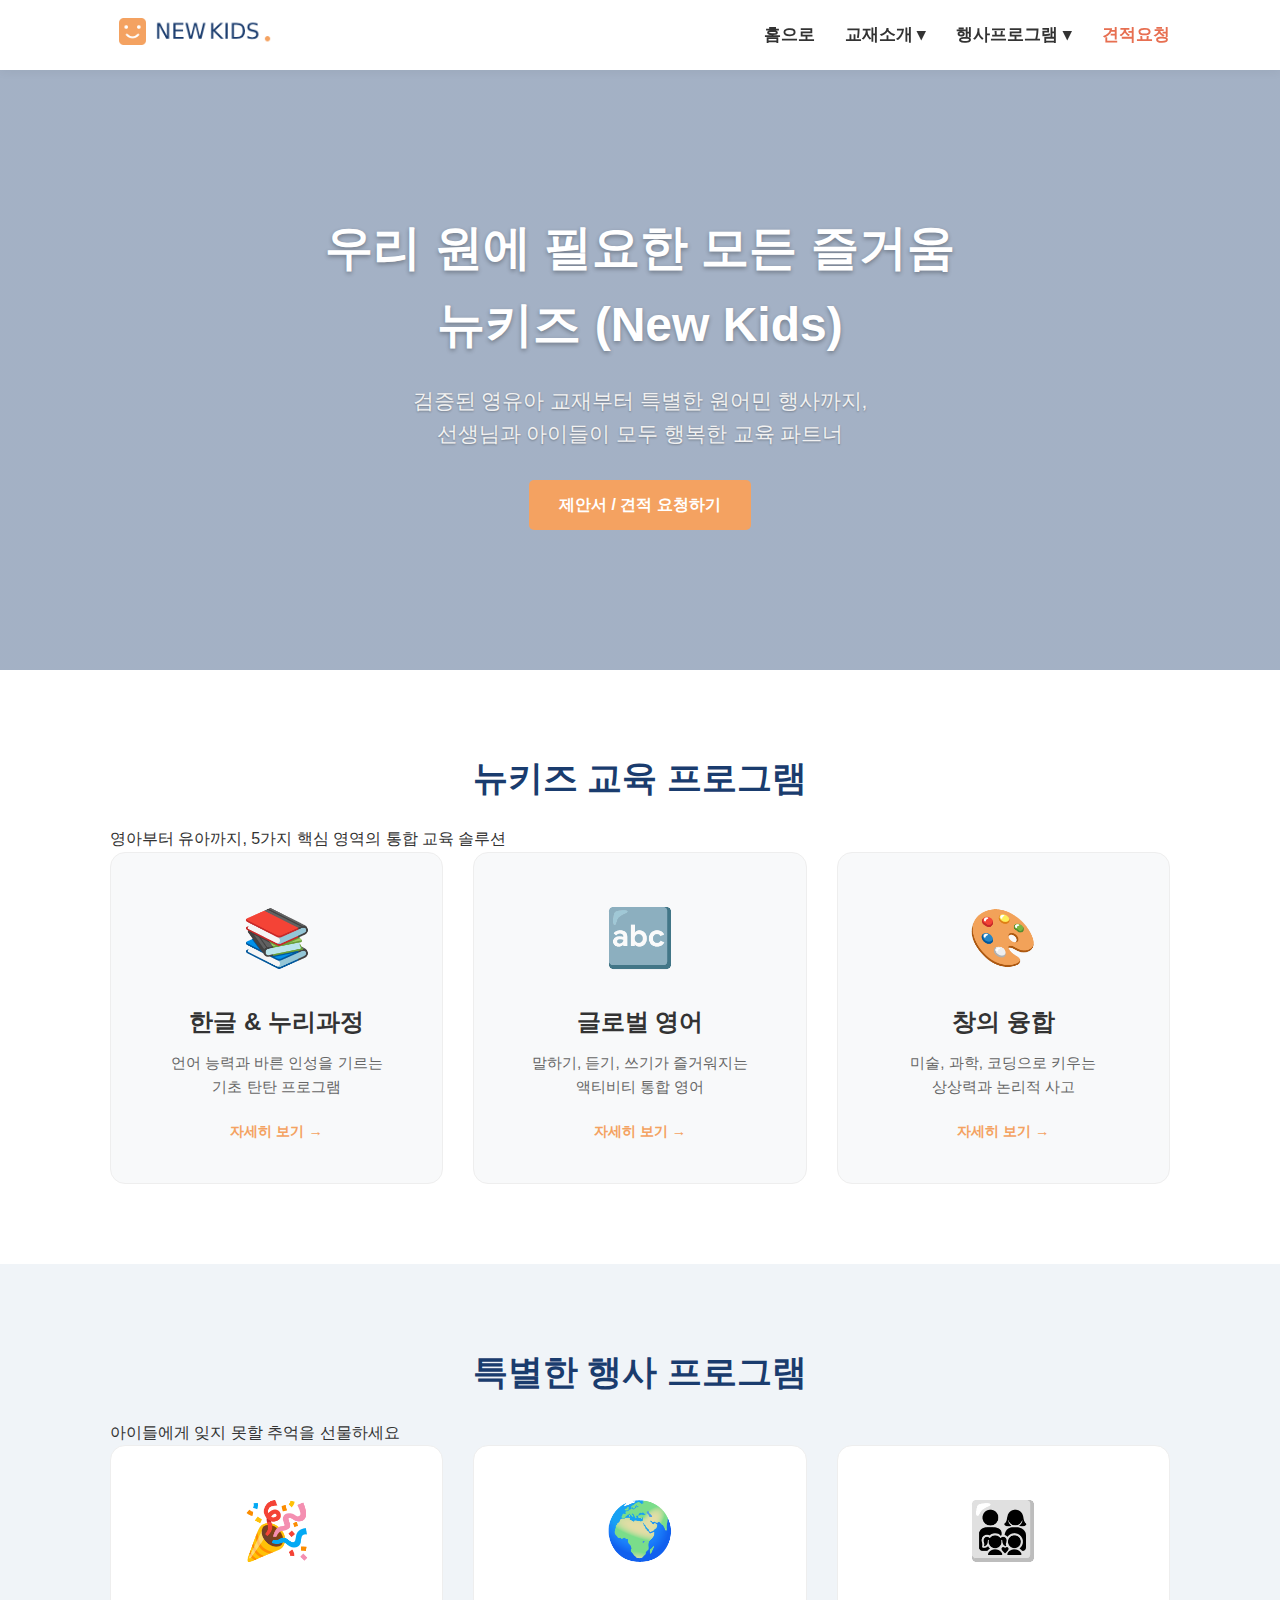
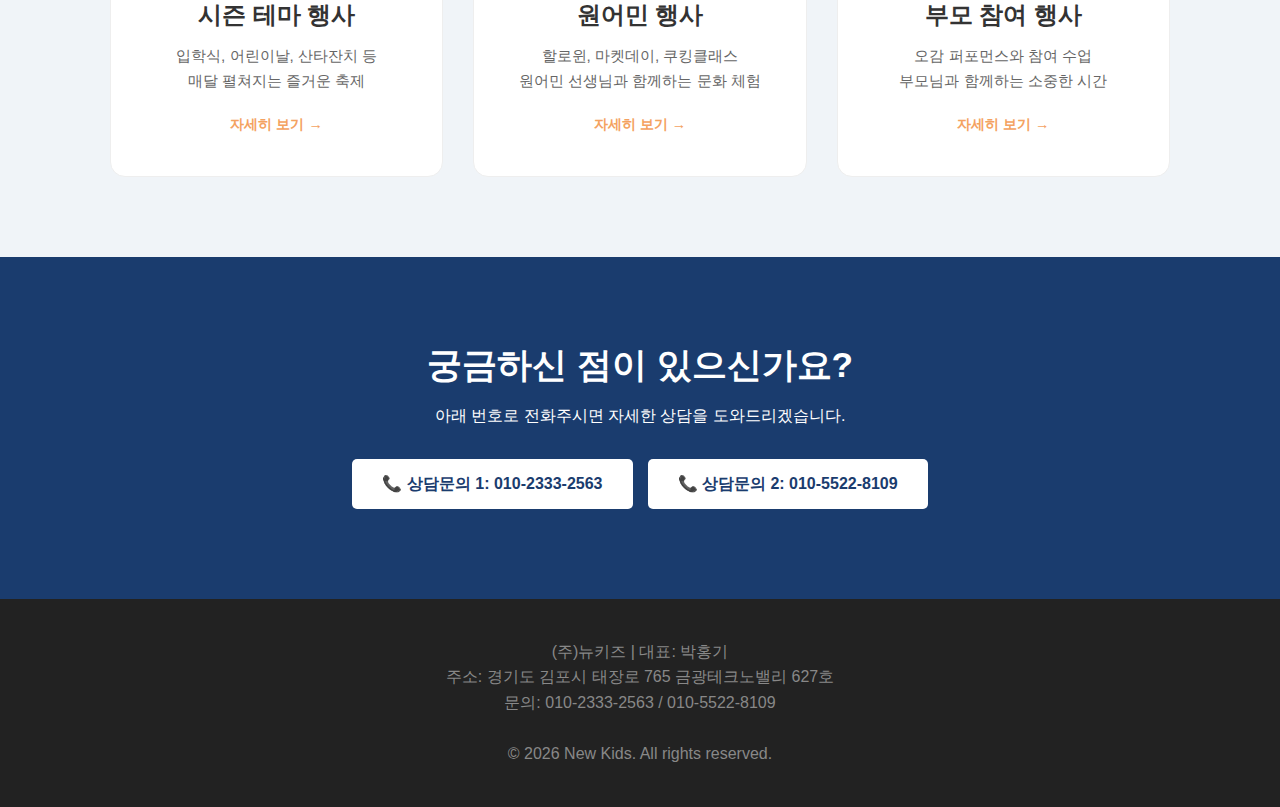
<file: index.html>
<!DOCTYPE html>
<html lang="ko">
<head>
    <meta charset="UTF-8">
    <title>뉴키즈 - 어린이집/유치원 파트너</title>
    <style>
        /* [메인 전용 스타일] */
        .hero {
            height: 600px;
            background: linear-gradient(rgba(26, 60, 110, 0.4), rgba(26, 60, 110, 0.4)), url('https://images.unsplash.com/photo-1503454537195-1dcabb73ffb9?auto=format&fit=crop&w=1600&q=80') center/cover no-repeat;
            display: flex;
            align-items: center;
            justify-content: center;
            text-align: center;
            color: #fff;
            margin-top: 0;
        }

        .hero-content h1 {
            font-size: 3rem;
            margin-bottom: 20px;
            text-shadow: 0 2px 4px rgba(0,0,0,0.3);
        }

        .hero-content p {
            font-size: 1.3rem;
            margin-bottom: 30px;
            color: #f1f1f1;
            text-shadow: 0 1px 2px rgba(0,0,0,0.3);
        }

        /* 카드 그리드 공통 */
        .main-grid {
            display: grid;
            grid-template-columns: repeat(auto-fit, minmax(280px, 1fr));
            gap: 30px;
        }

        .card {
            background: var(--bg-light);
            padding: 40px 30px;
            border-radius: 15px;
            text-align: center;
            transition: 0.3s;
            border: 1px solid #eee;
            display: flex;
            flex-direction: column;
            justify-content: center;
            align-items: center;
        }

            .card:hover {
                transform: translateY(-10px);
                border-color: var(--accent-color);
                box-shadow: 0 10px 20px rgba(0,0,0,0.05);
            }

        .card-icon {
            font-size: 3.5rem;
            margin-bottom: 20px;
        }

        .card h3 {
            font-size: 1.5rem;
            margin-bottom: 10px;
            color: #333;
        }

        .card p {
            color: #666;
            margin-bottom: 20px;
            font-size: 0.95rem;
        }

        .card-link {
            color: var(--accent-color);
            font-weight: bold;
            font-size: 0.9rem;
        }

        /* 문의 섹션 */
        .contact {
            text-align: center;
            background-color: var(--primary-color);
            color: #fff;
        }

            .contact h2 {
                color: #fff;
                margin-bottom: 10px;
            }
        /* 하단 텍스트 삭제됨 */

        /* 버튼 그룹 스타일 */
        .btn-group {
            display: flex;
            gap: 15px;
            justify-content: center;
            flex-wrap: wrap;
            margin-top: 30px;
            margin-bottom: 10px;
        }

        /* 모바일 대응 */
        @media (max-width: 480px) {
            .btn-group {
                flex-direction: column;
                gap: 10px;
            }

                .btn-group .btn {
                    width: 100%;
                }
        }

        /* PC 버전 전화 걸기 방지 */
        @media (min-width: 769px) {
            .mobile-only-link {
                pointer-events: none;
                cursor: default;
            }
        }
    </style>
</head>
<body>
    <header></header> <section class="hero">
        <div class="container hero-content">
            <h1>우리 원에 필요한 모든 즐거움<br>뉴키즈 (New Kids)</h1>
            <p>검증된 영유아 교재부터 특별한 원어민 행사까지,<br>선생님과 아이들이 모두 행복한 교육 파트너</p>
            <a href="proposal.html" class="btn">제안서 / 견적 요청하기</a>
        </div>
    </section>

    <section id="curriculum">
        <div class="container">
            <h2>뉴키즈 교육 프로그램</h2>
            <p class="section-desc">영아부터 유아까지, 5가지 핵심 영역의 통합 교육 솔루션</p>

            <div class="main-grid">
                <a href="child.html#korean" class="card">
                    <div class="card-icon">📚</div>
                    <h3>한글 & 누리과정</h3>
                    <p>언어 능력과 바른 인성을 기르는<br>기초 탄탄 프로그램</p>
                    <span class="card-link">자세히 보기 &rarr;</span>
                </a>
                <a href="child.html#english" class="card">
                    <div class="card-icon">🔤</div>
                    <h3>글로벌 영어</h3>
                    <p>말하기, 듣기, 쓰기가 즐거워지는<br>액티비티 통합 영어</p>
                    <span class="card-link">자세히 보기 &rarr;</span>
                </a>
                <a href="child.html#art" class="card">
                    <div class="card-icon">🎨</div>
                    <h3>창의 융합</h3>
                    <p>미술, 과학, 코딩으로 키우는<br>상상력과 논리적 사고</p>
                    <span class="card-link">자세히 보기 &rarr;</span>
                </a>
            </div>
        </div>
    </section>

    <section id="events" style="background-color: #f0f4f8;">
        <div class="container">
            <h2>특별한 행사 프로그램</h2>
            <p class="section-desc">아이들에게 잊지 못할 추억을 선물하세요</p>

            <div class="main-grid">
                <a href="season.html" class="card" style="background:#fff;">
                    <div class="card-icon">🎉</div>
                    <h3>시즌 테마 행사</h3>
                    <p>입학식, 어린이날, 산타잔치 등<br>매달 펼쳐지는 즐거운 축제</p>
                    <span class="card-link">자세히 보기 &rarr;</span>
                </a>
                <a href="culture.html" class="card" style="background:#fff;">
                    <div class="card-icon">🌍</div>
                    <h3>원어민 행사</h3>
                    <p>할로윈, 마켓데이, 쿠킹클래스<br>원어민 선생님과 함께하는 문화 체험</p>
                    <span class="card-link">자세히 보기 &rarr;</span>
                </a>
                <a href="performance.html" class="card" style="background:#fff;">
                    <div class="card-icon">👨‍👩‍👧‍👦</div>
                    <h3>부모 참여 행사</h3>
                    <p>오감 퍼포먼스와 참여 수업<br>부모님과 함께하는 소중한 시간</p>
                    <span class="card-link">자세히 보기 &rarr;</span>
                </a>
            </div>
        </div>
    </section>

    <section id="contact" class="contact">
        <div class="container">
            <h2>궁금하신 점이 있으신가요?</h2>
            <p>아래 번호로 전화주시면 자세한 상담을 도와드리겠습니다.</p>

            <div class="btn-group">
                <a href="tel:010-2333-2563" class="btn mobile-only-link" style="background:#fff; color:var(--primary-color);">
                    📞 상담문의 1: 010-2333-2563
                </a>
                <a href="tel:010-5522-8109" class="btn mobile-only-link" style="background:#fff; color:var(--primary-color);">
                    📞 상담문의 2: 010-5522-8109
                </a>
            </div>

        </div>
    </section>

    <footer></footer>
    <script src="manager.js"></script>
</body>
</html>
</file>
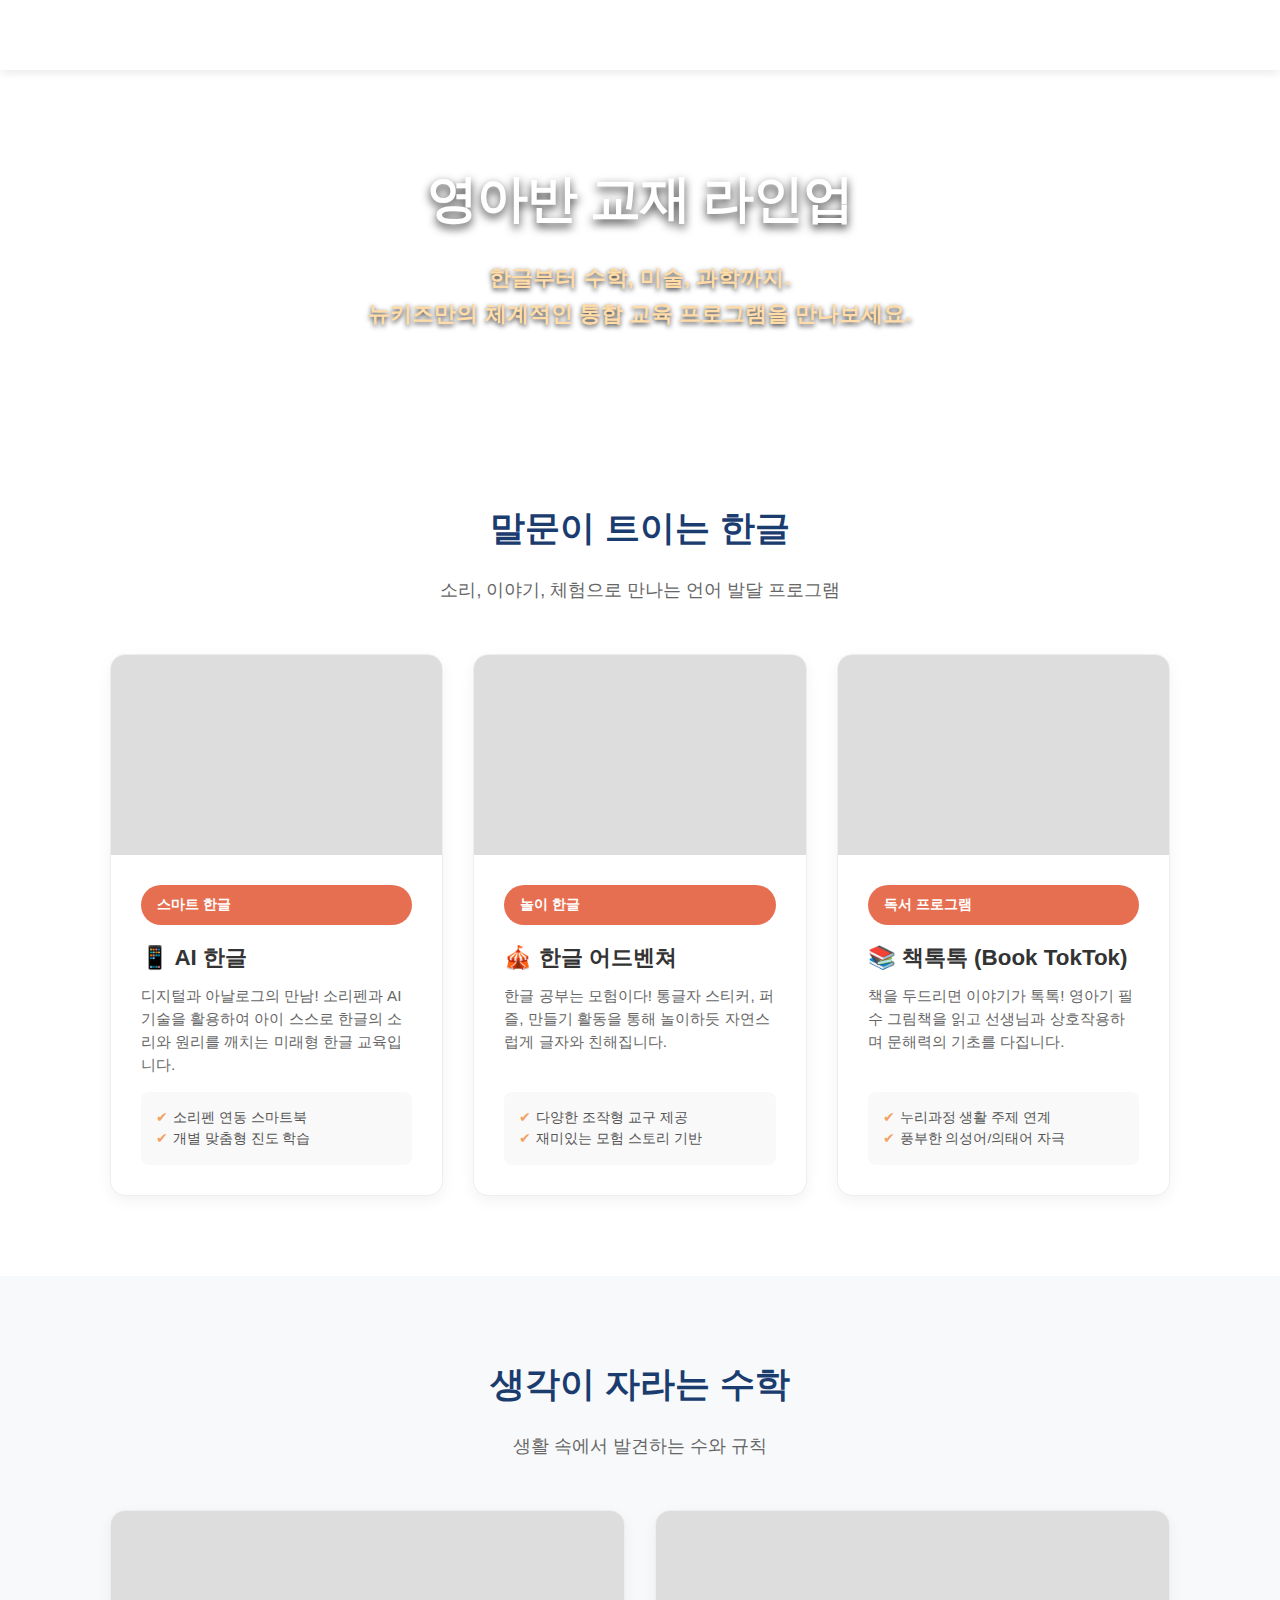
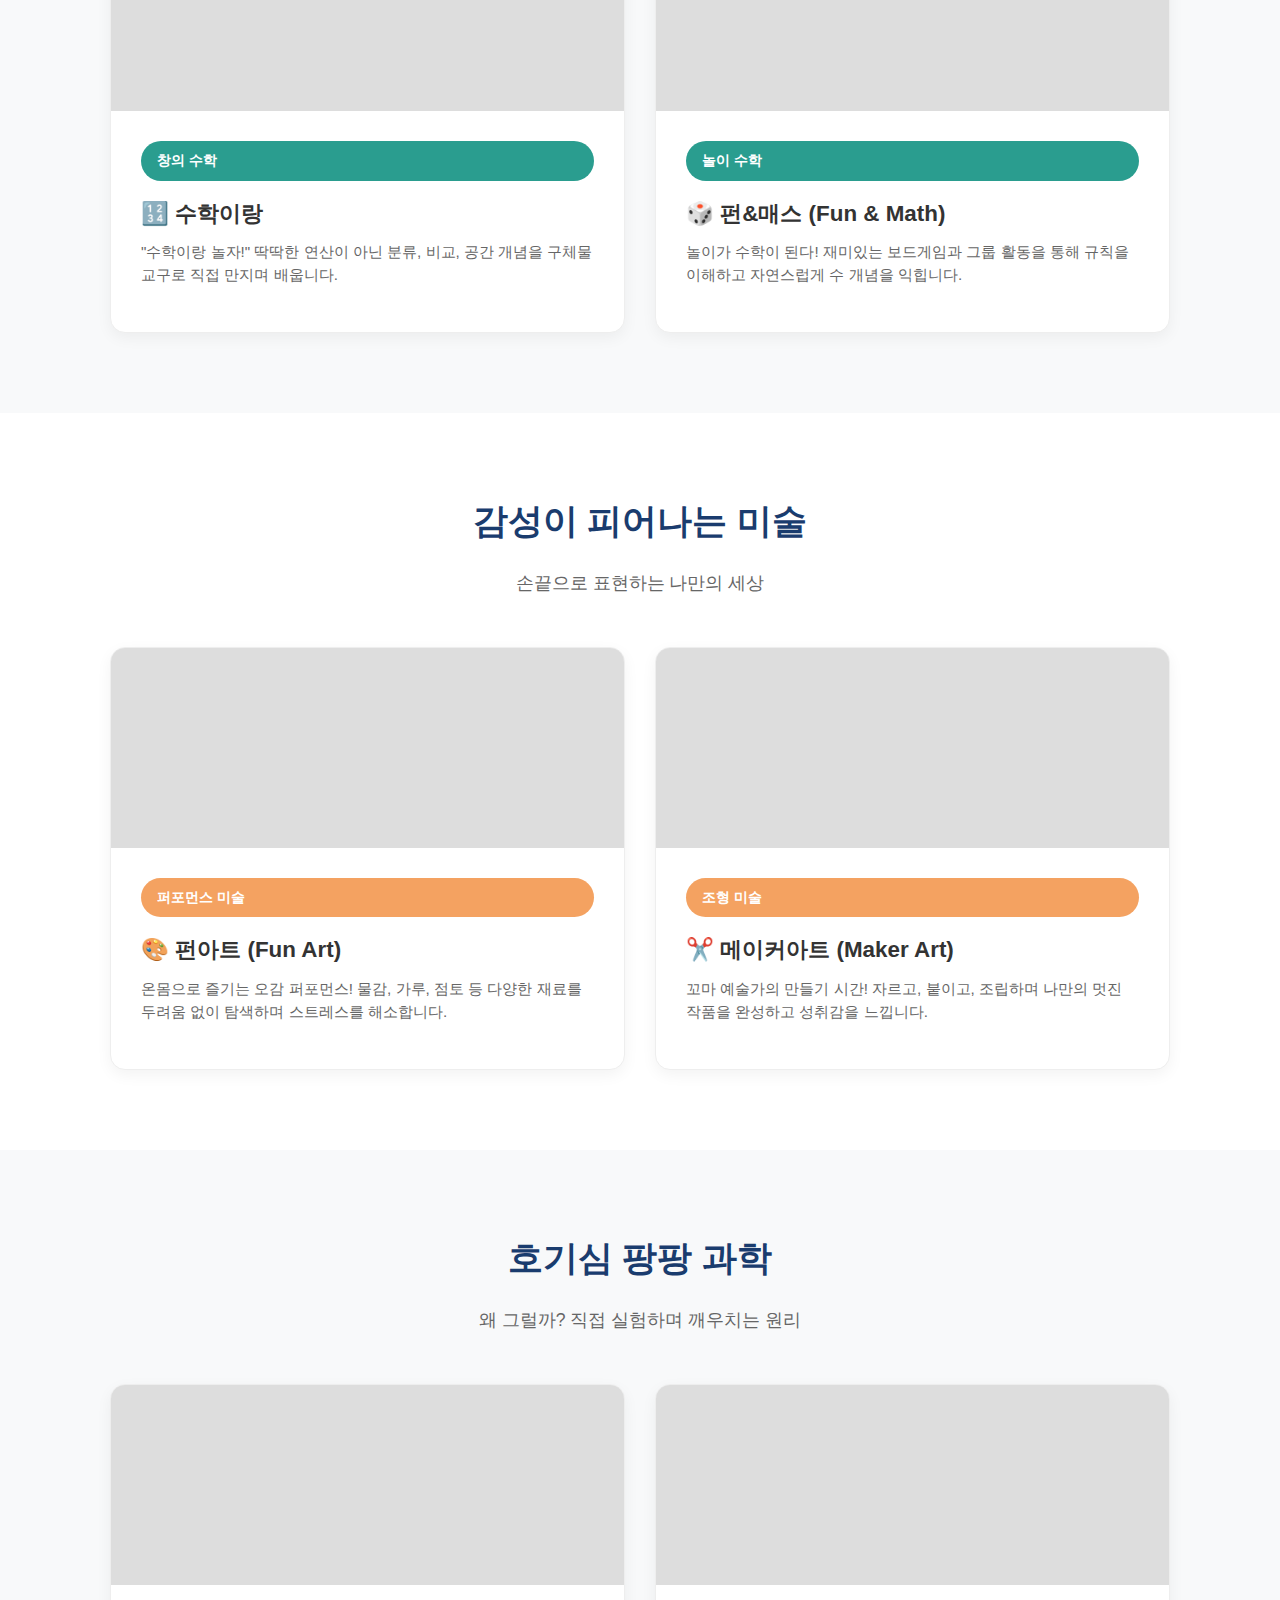
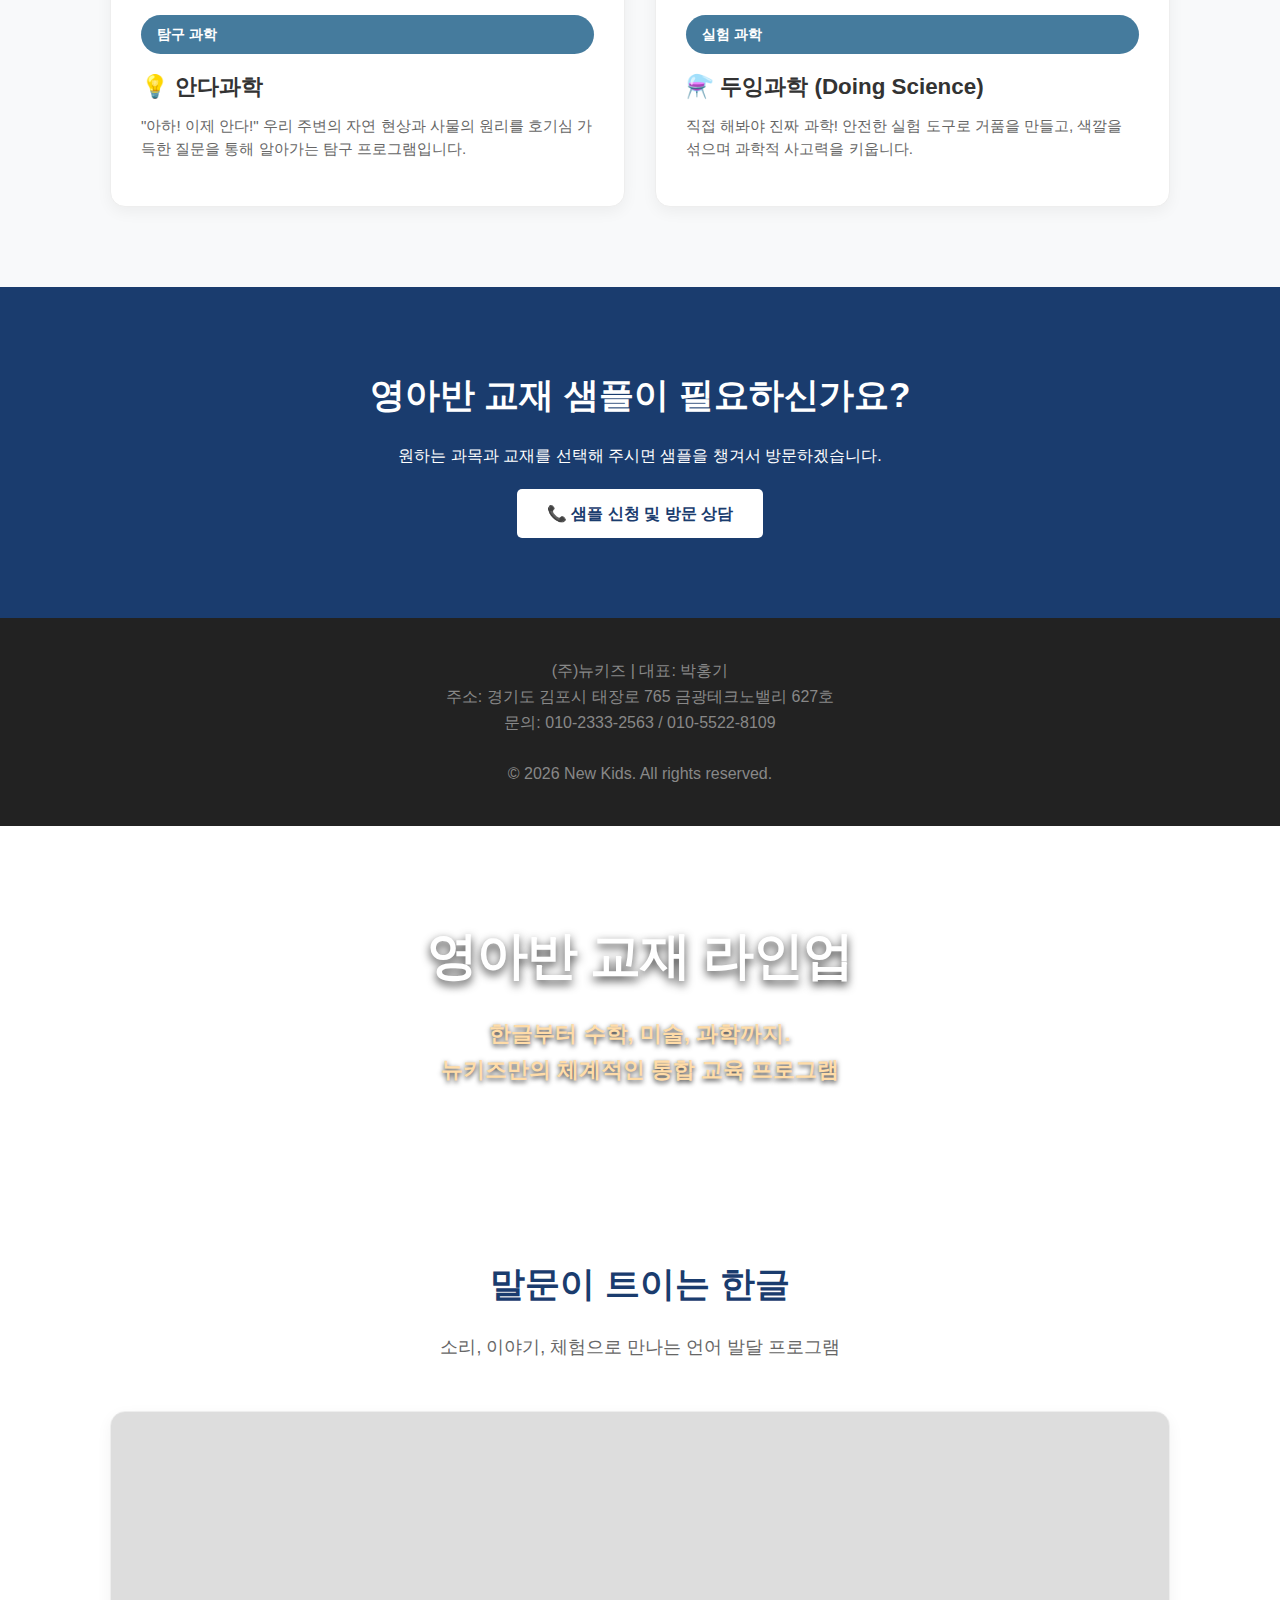
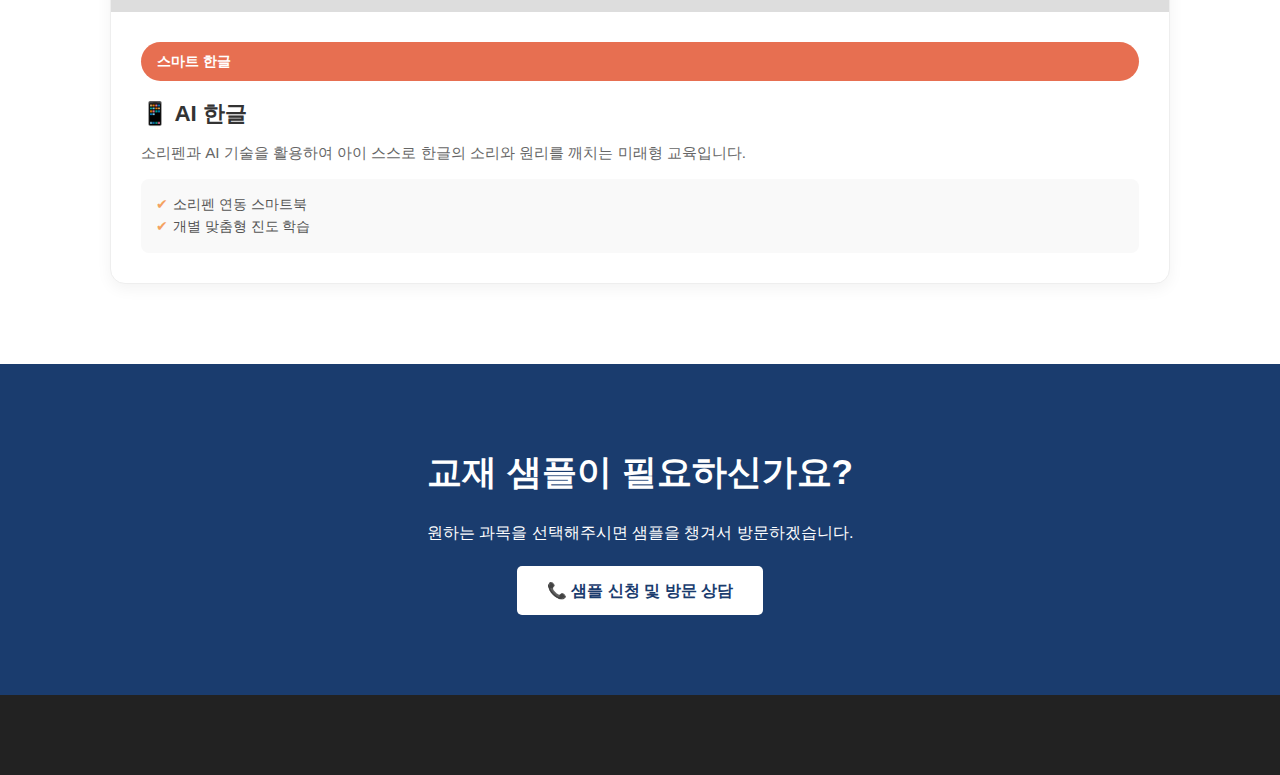
<file: infant.html>
<!DOCTYPE html>
<html lang="ko">
<head>
    <meta charset="UTF-8">
    <meta name="viewport" content="width=device-width, initial-scale=1.0">
    <title>뉴키즈 - 영아반 교재 라인업</title>
    <style>
        /* [기본 스타일] */
        * {
            margin: 0;
            padding: 0;
            box-sizing: border-box;
        }

        body {
            font-family: 'Pretendard', sans-serif;
            color: #333;
            line-height: 1.6;
            background: #fff;
        }

        a {
            text-decoration: none;
            color: inherit;
        }

        :root {
            --primary-color: #1a3c6e;
            --accent-color: #f4a261;
            --bg-light: #f8f9fa;
            --bg-section: #eef2f6;
        }

        .container {
            max-width: 1100px;
            margin: 0 auto;
            padding: 0 20px;
        }

        section {
            padding: 80px 0;
        }

        h2 {
            font-size: 2.2rem;
            text-align: center;
            margin-bottom: 20px;
            color: var(--primary-color);
            font-weight: 700;
        }

        .section-desc {
            text-align: center;
            color: #666;
            margin-bottom: 50px;
            font-size: 1.1rem;
        }

        .btn {
            display: inline-block;
            padding: 12px 30px;
            background-color: var(--accent-color);
            color: #fff;
            border-radius: 5px;
            font-weight: bold;
            transition: 0.3s;
        }

            .btn:hover {
                background-color: #e76f51;
            }

        header {
            width: 100%;
            height: 70px;
            background-color: #fff;
            box-shadow: 0 2px 10px rgba(0,0,0,0.05);
            position: fixed;
            top: 0;
            z-index: 1000;
        }

        .sub-hero {
            height: 350px;
            background: linear-gradient(rgba(26,60,110,0.85), rgba(26,60,110,0.85)), url('https://images.unsplash.com/photo-1530281700549-e82e7bf110d6?auto=format&fit=crop&w=1600&q=80') center/center no-repeat;
            background-size: cover;
            display: flex;
            align-items: center;
            justify-content: center;
            text-align: center;
            color: #fff;
            margin-top: 70px;
        }

            .sub-hero h1 {
                font-size: 3.2rem;
                font-weight: 800;
                margin-bottom: 20px;
                text-shadow: 0 4px 10px rgba(0,0,0,0.8);
                letter-spacing: -1px;
            }

            .sub-hero p {
                font-size: 1.4rem;
                font-weight: 600;
                color: #ffdca8;
                text-shadow: 0 2px 5px rgba(0,0,0,0.8);
            }

        .subject-badge {
            display: inline-block;
            padding: 8px 16px;
            border-radius: 20px;
            font-weight: bold;
            color: #fff;
            margin-bottom: 15px;
            font-size: 0.9rem;
        }

        .bg-korean {
            background-color: #e76f51;
        }

        .bg-math {
            background-color: #2a9d8f;
        }

        .bg-art {
            background-color: #f4a261;
        }

        .bg-science {
            background-color: #457b9d;
        }

        .product-grid {
            display: grid;
            grid-template-columns: repeat(auto-fit, minmax(300px, 1fr));
            gap: 30px;
        }

        .product-card {
            background: #fff;
            border-radius: 15px;
            overflow: hidden;
            border: 1px solid #eee;
            transition: 0.3s;
            box-shadow: 0 5px 15px rgba(0,0,0,0.05);
            display: flex;
            flex-direction: column;
        }

            .product-card:hover {
                transform: translateY(-5px);
                box-shadow: 0 15px 30px rgba(0,0,0,0.1);
                border-color: var(--accent-color);
            }

        .product-img {
            width: 100%;
            height: 200px;
            background-color: #ddd;
            background-size: cover;
            background-position: center;
        }

        .product-info {
            padding: 30px;
            flex: 1;
            display: flex;
            flex-direction: column;
        }

        .product-title {
            font-size: 1.4rem;
            font-weight: bold;
            margin-bottom: 10px;
            color: #333;
        }

        .product-desc {
            color: #666;
            font-size: 0.95rem;
            margin-bottom: 15px;
            line-height: 1.5;
            flex: 1;
        }

        .product-features {
            background: #f9f9f9;
            padding: 15px;
            border-radius: 8px;
            font-size: 0.85rem;
            color: #555;
            list-style: none;
        }

            .product-features li::before {
                content: "✔";
                color: var(--accent-color);
                margin-right: 5px;
            }

        @media (max-width: 768px) {
            .sub-hero h1 {
                font-size: 2.2rem;
            }
        }

        footer {
            background: #222;
            color: #888;
            padding: 40px 0;
            text-align: center;
        }
    </style>
</head>
<body>
    <header></header>
    <section class="sub-hero">
        <div class="container">
            <h1>영아반 교재 라인업</h1>
            <p>한글부터 수학, 미술, 과학까지.<br>뉴키즈만의 체계적인 통합 교육 프로그램을 만나보세요.</p>
        </div>
    </section>

    <section id="korean">
        <div class="container">
            <h2>말문이 트이는 한글</h2>
            <p class="section-desc">소리, 이야기, 체험으로 만나는 언어 발달 프로그램</p>
            <div class="product-grid">
                <div class="product-card">
                    <div class="product-img" style="background-image: url('https://images.unsplash.com/photo-1544716278-ca5e3f4abd8c?auto=format&fit=crop&w=500&q=60');"></div>
                    <div class="product-info">
                        <span class="subject-badge bg-korean">스마트 한글</span>
                        <h3 class="product-title">📱 AI 한글</h3>
                        <p class="product-desc">디지털과 아날로그의 만남! 소리펜과 AI 기술을 활용하여 아이 스스로 한글의 소리와 원리를 깨치는 미래형 한글 교육입니다.</p>
                        <ul class="product-features"><li>소리펜 연동 스마트북</li><li>개별 맞춤형 진도 학습</li></ul>
                    </div>
                </div>
                <div class="product-card">
                    <div class="product-img" style="background-image: url('https://images.unsplash.com/photo-1503676260728-1c00da094a0b?auto=format&fit=crop&w=500&q=60');"></div>
                    <div class="product-info">
                        <span class="subject-badge bg-korean">놀이 한글</span>
                        <h3 class="product-title">🎪 한글 어드벤쳐</h3>
                        <p class="product-desc">한글 공부는 모험이다! 통글자 스티커, 퍼즐, 만들기 활동을 통해 놀이하듯 자연스럽게 글자와 친해집니다.</p>
                        <ul class="product-features"><li>다양한 조작형 교구 제공</li><li>재미있는 모험 스토리 기반</li></ul>
                    </div>
                </div>
                <div class="product-card">
                    <div class="product-img" style="background-image: url('https://images.unsplash.com/photo-1512820790803-83ca734da794?auto=format&fit=crop&w=500&q=60');"></div>
                    <div class="product-info">
                        <span class="subject-badge bg-korean">독서 프로그램</span>
                        <h3 class="product-title">📚 책톡톡 (Book TokTok)</h3>
                        <p class="product-desc">책을 두드리면 이야기가 톡톡! 영아기 필수 그림책을 읽고 선생님과 상호작용하며 문해력의 기초를 다집니다.</p>
                        <ul class="product-features"><li>누리과정 생활 주제 연계</li><li>풍부한 의성어/의태어 자극</li></ul>
                    </div>
                </div>
            </div>
        </div>
    </section>

    <section style="background-color: var(--bg-light);">
        <div class="container">
            <h2>생각이 자라는 수학</h2>
            <p class="section-desc">생활 속에서 발견하는 수와 규칙</p>
            <div class="product-grid">
                <div class="product-card">
                    <div class="product-img" style="background-image: url('https://images.unsplash.com/photo-1596495577886-d920f1fb7238?auto=format&fit=crop&w=500&q=60');"></div>
                    <div class="product-info">
                        <span class="subject-badge bg-math">창의 수학</span>
                        <h3 class="product-title">🔢 수학이랑</h3>
                        <p class="product-desc">"수학이랑 놀자!" 딱딱한 연산이 아닌 분류, 비교, 공간 개념을 구체물 교구로 직접 만지며 배웁니다.</p>
                    </div>
                </div>
                <div class="product-card">
                    <div class="product-img" style="background-image: url('https://images.unsplash.com/photo-1611162617474-5b21e879e113?auto=format&fit=crop&w=500&q=60');"></div>
                    <div class="product-info">
                        <span class="subject-badge bg-math">놀이 수학</span>
                        <h3 class="product-title">🎲 펀&매스 (Fun & Math)</h3>
                        <p class="product-desc">놀이가 수학이 된다! 재미있는 보드게임과 그룹 활동을 통해 규칙을 이해하고 자연스럽게 수 개념을 익힙니다.</p>
                    </div>
                </div>
            </div>
        </div>
    </section>

    <section>
        <div class="container">
            <h2>감성이 피어나는 미술</h2>
            <p class="section-desc">손끝으로 표현하는 나만의 세상</p>
            <div class="product-grid">
                <div class="product-card">
                    <div class="product-img" style="background-image: url('https://images.unsplash.com/photo-1596464716127-f9a0859b4bce?auto=format&fit=crop&w=500&q=60');"></div>
                    <div class="product-info">
                        <span class="subject-badge bg-art">퍼포먼스 미술</span>
                        <h3 class="product-title">🎨 펀아트 (Fun Art)</h3>
                        <p class="product-desc">온몸으로 즐기는 오감 퍼포먼스! 물감, 가루, 점토 등 다양한 재료를 두려움 없이 탐색하며 스트레스를 해소합니다.</p>
                    </div>
                </div>
                <div class="product-card">
                    <div class="product-img" style="background-image: url('https://images.unsplash.com/photo-1513364776144-60967b0f800f?auto=format&fit=crop&w=500&q=60');"></div>
                    <div class="product-info">
                        <span class="subject-badge bg-art">조형 미술</span>
                        <h3 class="product-title">✂️ 메이커아트 (Maker Art)</h3>
                        <p class="product-desc">꼬마 예술가의 만들기 시간! 자르고, 붙이고, 조립하며 나만의 멋진 작품을 완성하고 성취감을 느낍니다.</p>
                    </div>
                </div>
            </div>
        </div>
    </section>

    <section style="background-color: var(--bg-light);">
        <div class="container">
            <h2>호기심 팡팡 과학</h2>
            <p class="section-desc">왜 그럴까? 직접 실험하며 깨우치는 원리</p>
            <div class="product-grid">
                <div class="product-card">
                    <div class="product-img" style="background-image: url('https://images.unsplash.com/photo-1532094349884-543bc11b234d?auto=format&fit=crop&w=500&q=60');"></div>
                    <div class="product-info">
                        <span class="subject-badge bg-science">탐구 과학</span>
                        <h3 class="product-title">💡 안다과학</h3>
                        <p class="product-desc">"아하! 이제 안다!" 우리 주변의 자연 현상과 사물의 원리를 호기심 가득한 질문을 통해 알아가는 탐구 프로그램입니다.</p>
                    </div>
                </div>
                <div class="product-card">
                    <div class="product-img" style="background-image: url('https://images.unsplash.com/photo-1564325724739-bae0bd08762c?auto=format&fit=crop&w=500&q=60');"></div>
                    <div class="product-info">
                        <span class="subject-badge bg-science">실험 과학</span>
                        <h3 class="product-title">⚗️ 두잉과학 (Doing Science)</h3>
                        <p class="product-desc">직접 해봐야 진짜 과학! 안전한 실험 도구로 거품을 만들고, 색깔을 섞으며 과학적 사고력을 키웁니다.</p>
                    </div>
                </div>
            </div>
        </div>
    </section>

    <section style="text-align: center; background-color: var(--primary-color); color: #fff;">
        <div class="container">
            <h2 style="color: #fff;">영아반 교재 샘플이 필요하신가요?</h2>
            <p style="margin-bottom: 20px;">원하는 과목과 교재를 선택해 주시면 샘플을 챙겨서 방문하겠습니다.</p>
            <a href="proposal.html" class="btn" style="background: #fff; color: var(--primary-color);">📞 샘플 신청 및 방문 상담</a>
        </div>
    </section>
    <footer></footer>
    <script src="manager.js"></script>
</body>
</html>
<body>
    <header></header>

    <section class="sub-hero">
        <div class="container">
            <h1>영아반 교재 라인업</h1>
            <p>한글부터 수학, 미술, 과학까지.<br>뉴키즈만의 체계적인 통합 교육 프로그램</p>
        </div>
    </section>

    <section>
        <div class="container">
            <h2>말문이 트이는 한글</h2>
            <p class="section-desc">소리, 이야기, 체험으로 만나는 언어 발달 프로그램</p>
            <div class="product-grid">
                <div class="product-card">
                    <div class="product-img" style="background-image: url('https://images.unsplash.com/photo-1544716278-ca5e3f4abd8c?auto=format&fit=crop&w=500&q=60');"></div>
                    <div class="product-info">
                        <span class="subject-badge bg-korean">스마트 한글</span>
                        <h3 class="product-title">📱 AI 한글</h3>
                        <p class="product-desc">소리펜과 AI 기술을 활용하여 아이 스스로 한글의 소리와 원리를 깨치는 미래형 교육입니다.</p>
                        <ul class="product-features"><li>소리펜 연동 스마트북</li><li>개별 맞춤형 진도 학습</li></ul>
                    </div>
                </div>
            </div>
        </div>
    </section>

    <section style="text-align: center; background-color: var(--primary-color); color: #fff;">
        <div class="container">
            <h2 style="color: #fff;">교재 샘플이 필요하신가요?</h2>
            <p style="margin-bottom: 20px;">원하는 과목을 선택해주시면 샘플을 챙겨서 방문하겠습니다.</p>
            <a href="proposal.html" class="btn" style="background: #fff; color: var(--primary-color);">📞 샘플 신청 및 방문 상담</a>
        </div>
    </section>

    <footer></footer>
    <script src="manager.js"></script>
</body>
</html>
</file>
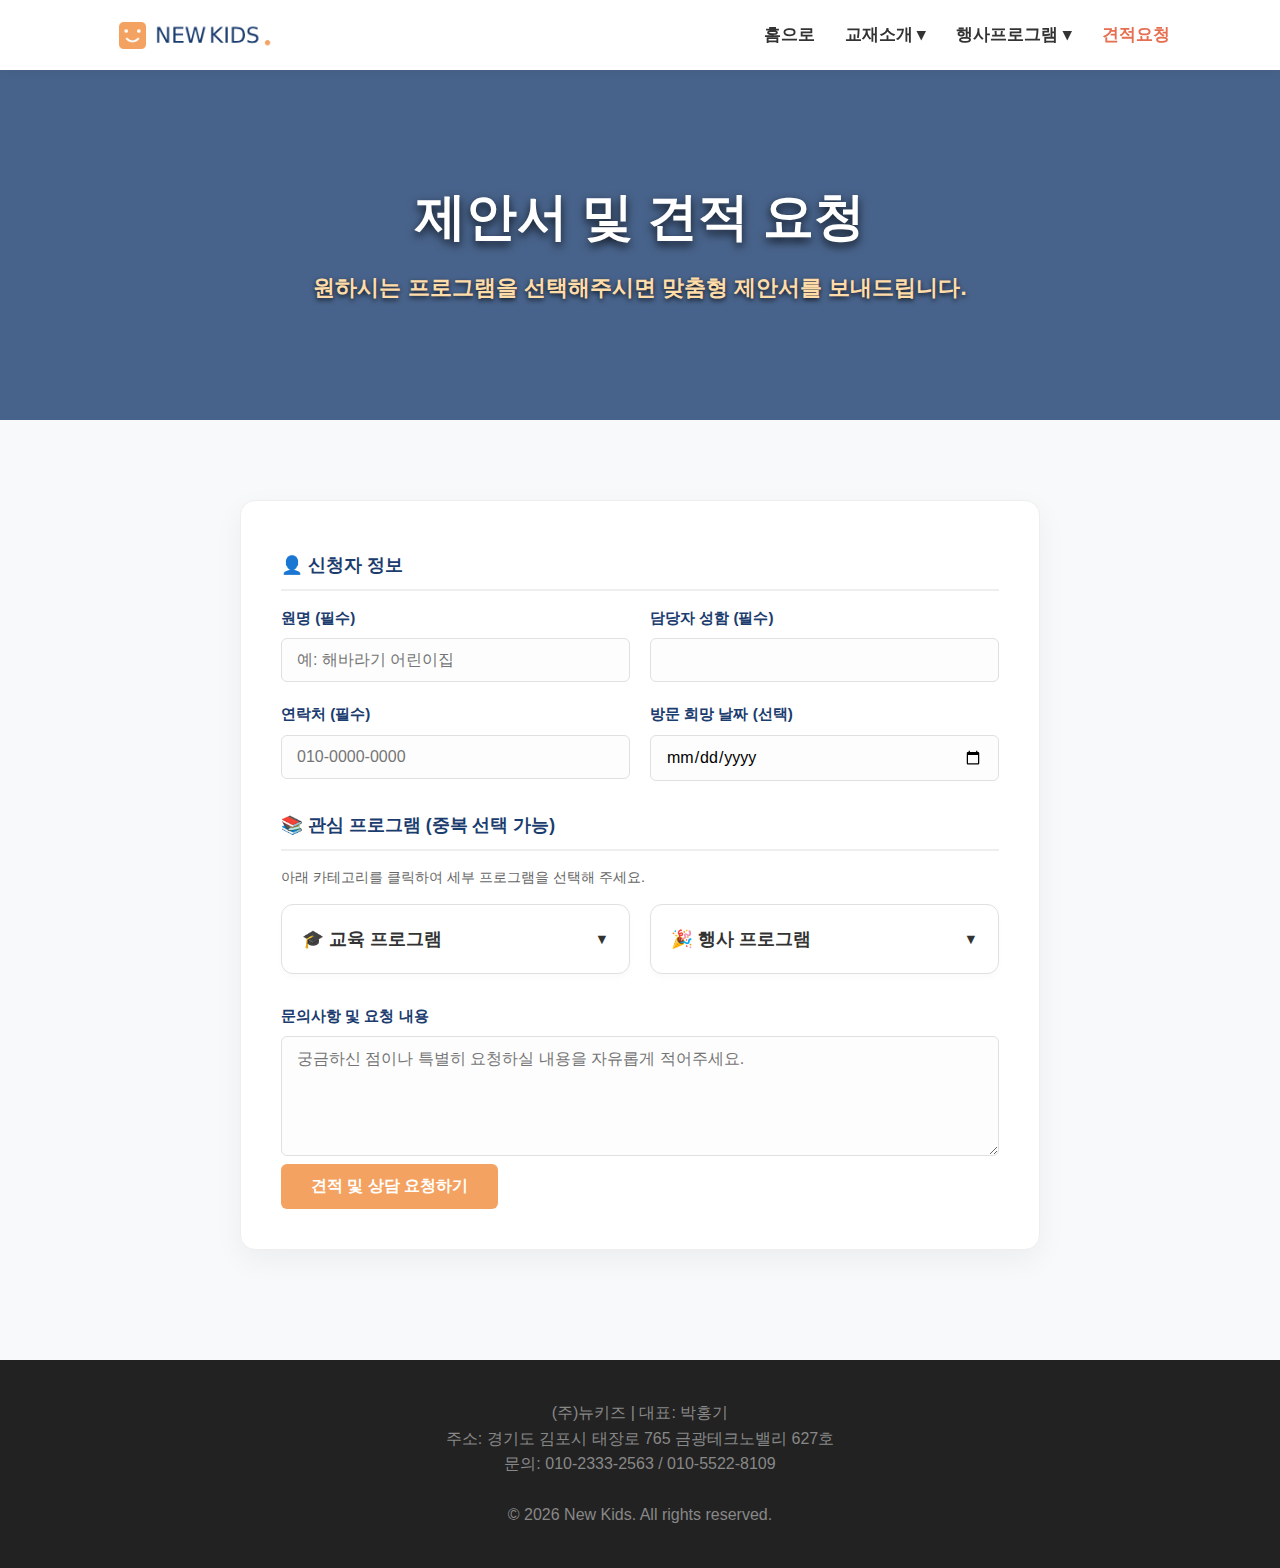
<file: proposal.html>
<!DOCTYPE html>
<html lang="ko">
<head>
    <meta charset="UTF-8">
    <meta name="viewport" content="width=device-width, initial-scale=1.0">
    <title>뉴키즈 - 제안/견적 요청</title>
    <link rel="stylesheet" href="style.css">
</head>
<body>
    <header></header>

    <section class="sub-hero bg-proposal">
        <div class="container">
            <h1>제안서 및 견적 요청</h1>
            <p>원하시는 프로그램을 선택해주시면 맞춤형 제안서를 보내드립니다.</p>
        </div>
    </section>

    <section style="background-color: #f8f9fa;">
        <div class="container">

            <form id="proposalForm" class="proposal-box">
                <h3 class="form-section-title">👤 신청자 정보</h3>
                <div class="form-grid">
                    <div class="form-group">
                        <label class="form-label">원명 (필수)</label>
                        <input type="text" name="wonName" class="form-input" placeholder="예: 해바라기 어린이집" required>
                    </div>
                    <div class="form-group">
                        <label class="form-label">담당자 성함 (필수)</label>
                        <input type="text" name="manager" class="form-input" required>
                    </div>
                    <div class="form-group">
                        <label class="form-label">연락처 (필수)</label>
                        <input type="tel" name="phone" class="form-input" placeholder="010-0000-0000" required>
                    </div>
                    <div class="form-group">
                        <label class="form-label">방문 희망 날짜 (선택)</label>
                        <input type="date" name="visitDate" class="form-input">
                    </div>
                </div>

                <h3 class="form-section-title" style="margin-top: 30px;">📚 관심 프로그램 (중복 선택 가능)</h3>
                <p style="font-size:0.9rem; color:#666; margin-bottom:15px;">아래 카테고리를 클릭하여 세부 프로그램을 선택해 주세요.</p>

                <div class="proposal-list-box">

                    <div class="category-wrapper">
                        <div class="proposal-category-header" onclick="toggleProposalCategory(this)">
                            <span>🎓 교육 프로그램</span> <span class="toggle-icon">▼</span>
                        </div>
                        <div class="proposal-category-content">
                            <div class="proposal-check-grid">
                                <label class="proposal-item">
                                    <input type="checkbox" name="interest" value="한글/독서"> 📚 한글 & 독서
                                </label>
                                <label class="proposal-item">
                                    <input type="checkbox" name="interest" value="미술/자연"> 🎨 미술 & 자연 환경
                                </label>
                                <label class="proposal-item">
                                    <input type="checkbox" name="interest" value="수학/과학"> 🔬 수학 & 과학
                                </label>
                                <label class="proposal-item">
                                    <input type="checkbox" name="interest" value="코딩/직업"> 💻 코딩 & 직업교육
                                </label>
                                <label class="proposal-item">
                                    <input type="checkbox" name="interest" value="영어/지도"> 🔤 영어 & 지도
                                </label>
                                <label class="proposal-item">
                                    <input type="checkbox" name="interest" value="통합/누리"> 👶 통합보육 & 누리과정
                                </label>
                            </div>
                        </div>
                    </div>

                    <div class="category-wrapper">
                        <div class="proposal-category-header" onclick="toggleProposalCategory(this)">
                            <span>🎉 행사 프로그램</span> <span class="toggle-icon">▼</span>
                        </div>
                        <div class="proposal-category-content">
                            <div class="proposal-check-grid">
                                <label class="proposal-item">
                                    <input type="checkbox" name="interest" value="시즌행사"> 🎅 시즌 테마 행사 
                                </label>
                                <label class="proposal-item">
                                    <input type="checkbox" name="interest" value="원어민행사"> 🌍 원어민 행사 
                                </label>
                                <label class="proposal-item">
                                    <input type="checkbox" name="interest" value="부모참여"> 👨‍👩‍👧‍👦 부모 참여 행사
                                </label>
                            </div>
                        </div>
                    </div>

                </div>

                <div class="form-group full-width" style="margin-top: 30px;">
                    <label class="form-label">문의사항 및 요청 내용</label>
                    <textarea name="inquiry" class="form-input" placeholder="궁금하신 점이나 특별히 요청하실 내용을 자유롭게 적어주세요."></textarea>
                </div>

                <button type="submit" class="btn-submit">견적 및 상담 요청하기</button>
            </form>

        </div>
    </section>

    <footer></footer>
    <script src="config.js"></script>
    <script src="manager.js"></script>

    <script>
        // [신규] 제안서 카테고리 토글 함수
        function toggleProposalCategory(header) {
            header.classList.toggle('active');
            header.nextElementSibling.classList.toggle('show');
        }

        const form = document.getElementById('proposalForm');
        form.addEventListener('submit', function (e) {
            e.preventDefault();
            const btn = form.querySelector('.btn-submit');
            const originalText = btn.innerText;

            // 관심 프로그램 수집 (숨겨져 있어도 체크된 값은 가져옴)
            const interests = [];
            form.querySelectorAll('input[name="interest"]:checked').forEach(cb => {
                interests.push(cb.value);
            });

            btn.disabled = true;
            btn.innerText = "전송 중...";

            const formData = new FormData(form);
            const data = {
                type: "PROPOSAL",
                wonName: formData.get("wonName"),
                manager: formData.get("manager"),
                phone: formData.get("phone"),
                // orderDetails 필드에 관심분야 저장 (DB 호환성)
                orderDetails: "관심분야: " + (interests.join(", ") || "선택 없음"),
                deliveryDate: formData.get("visitDate") || "미지정",
                remarks: formData.get("inquiry"),
                email: "",
                timestamp: new Date().toLocaleString()
            };

            // [중요] PROPOSAL_SHEET_URL 사용
            if (typeof CONFIG === 'undefined' || !CONFIG.PROPOSAL_SHEET_URL) {
                alert("설정 오류: config.js에 PROPOSAL_SHEET_URL이 없습니다.");
                btn.disabled = false; btn.innerText = originalText;
                return;
            }

            fetch(CONFIG.PROPOSAL_SHEET_URL, {
                method: "POST",
                body: JSON.stringify(data)
            })
                .then(res => res.json())
                .then(res => {
                    if (res.result === 'success') {
                        alert("상담 요청이 성공적으로 접수되었습니다.\n담당자가 확인 후 연락드리겠습니다.");
                        window.location.reload();
                    } else {
                        throw new Error(res.error);
                    }
                })
                .catch(err => {
                    console.error(err);
                    alert("전송 중 오류가 발생했습니다.");
                    btn.disabled = false;
                    btn.innerText = originalText;
                });
        });
    </script>
</body>
</html>
</file>
<file: style.css>
﻿@charset "utf-8";

/* =========================================
   1. 기본 설정 (Reset & Base)
   ========================================= */
:root {
    --primary-color: #1a3c6e; /* 메인 남색 */
    --accent-color: #f4a261; /* 포인트 주황색 */
    --bg-light: #f8f9fa; /* 연한 회색 배경 */
    --text-color: #333; /* 기본 텍스트 */
    --text-sub: #666; /* 보조 텍스트 */
    --success-color: #28a745; /* 성공/수정 초록색 */
    --danger-color: #ff4d4d; /* 경고/삭제 빨간색 */
    --border-color: #e0e0e0; /* 테두리 색상 */
}

* {
    box-sizing: border-box;
    margin: 0;
    padding: 0;
}

body {
    font-family: 'Pretendard', -apple-system, BlinkMacSystemFont, system-ui, Roboto, sans-serif;
    font-size: 16px;
    color: var(--text-color);
    line-height: 1.6;
    background-color: #fff;
    padding-top: 70px; /* 헤더 높이만큼 상단 여백 */
}

a {
    text-decoration: none;
    color: inherit;
    transition: 0.3s;
}

ul {
    list-style: none;
}

img {
    max-width: 100%;
    display: block;
}

/* =========================================
   2. 공통 레이아웃 (Layout)
   ========================================= */
.container {
    max-width: 1100px;
    margin: 0 auto;
    padding: 0 20px;
    width: 100%;
}

section {
    padding: 80px 0;
}

h1 {
    font-size: 2.5rem;
    font-weight: 800;
    margin-bottom: 20px;
    line-height: 1.3;
}

h2 {
    font-size: 2.2rem;
    text-align: center;
    margin-bottom: 20px;
    color: var(--primary-color);
    font-weight: 700;
}

.section-desc {
    text-align: center;
    color: var(--text-sub);
    margin-bottom: 50px;
    font-size: 1.1rem;
}

/* 버튼 스타일 */
.btn, .btn-action, .btn-submit {
    display: inline-block;
    padding: 12px 30px;
    background-color: var(--accent-color);
    color: #fff;
    border-radius: 6px;
    font-weight: bold;
    border: none;
    cursor: pointer;
    text-align: center;
    transition: 0.3s;
    font-size: 1rem;
}

    .btn:hover, .btn-action:hover, .btn-submit:hover {
        background-color: #e76f51;
    }

.btn-white {
    background: #fff !important;
    color: var(--primary-color) !important;
    border: 1px solid #fff;
}

/* 버튼 그룹 */
.btn-group {
    display: flex;
    gap: 15px;
    justify-content: center;
    flex-wrap: wrap;
    margin-top: 30px;
    margin-bottom: 10px;
}

@media (max-width: 480px) {
    .btn-group {
        flex-direction: column;
        gap: 10px;
    }

        .btn-group .btn {
            width: 100%;
        }
}

/* =========================================
   3. 헤더 (Header)
   ========================================= */
header {
    width: 100%;
    height: 70px;
    background: #fff;
    box-shadow: 0 2px 10px rgba(0,0,0,0.05);
    position: fixed;
    top: 0;
    left: 0;
    z-index: 9999;
}

.header-inner {
    display: flex;
    justify-content: space-between;
    align-items: center;
    height: 100%;
    max-width: 1100px;
    margin: 0 auto;
    padding: 0 20px;
}

.logo-img {
    max-height: 45px;
    width: auto;
}

ul.nav-menu {
    display: flex;
    gap: 30px;
}

.nav-menu > li {
    position: relative;
    padding: 20px 0;
}

    .nav-menu > li > a {
        font-size: 1.05rem;
        font-weight: 600;
        color: #333;
    }

        .nav-menu > li > a:hover {
            color: var(--accent-color);
        }

.cta-menu {
    color: #e76f51 !important;
    font-weight: 700 !important;
}

/* 드롭다운 메뉴 */
.dropdown {
    display: none;
    position: absolute;
    top: 100%;
    left: 50%;
    transform: translateX(-50%);
    background: white;
    min-width: 180px;
    box-shadow: 0 5px 15px rgba(0,0,0,0.1);
    border-radius: 8px;
    border: 1px solid #eee;
    padding: 5px 0;
    z-index: 9999;
}

@media (min-width: 769px) {
    .nav-menu li:hover .dropdown {
        display: block;
    }
}

.dropdown li a {
    display: block;
    padding: 10px 15px;
    font-size: 0.95rem;
    color: #555;
    text-align: center;
}

    .dropdown li a:hover {
        background: #f8f9fa;
        color: var(--accent-color);
        font-weight: bold;
    }

/* 모바일 메뉴 버튼 */
.mobile-btn {
    display: none;
    font-size: 1.8rem;
    background: none;
    border: none;
    cursor: pointer;
    color: var(--primary-color);
}

@media (max-width: 768px) {
    .mobile-btn {
        display: block !important;
    }

    .nav-menu {
        display: none !important;
        flex-direction: column;
        position: absolute;
        top: 70px;
        left: 0;
        width: 100%;
        background: white;
        box-shadow: 0 10px 20px rgba(0,0,0,0.1);
        border-top: 1px solid #eee;
        padding: 0;
    }

        .nav-menu.active {
            display: flex !important;
        }

        .nav-menu > li {
            width: 100%;
            text-align: center;
            padding: 0;
            border-bottom: 1px solid #f9f9f9;
        }

            .nav-menu > li > a {
                display: block;
                padding: 15px 0;
                width: 100%;
            }

    .dropdown {
        display: none !important;
        position: static;
        transform: none;
        box-shadow: none;
        border: none;
        background: #f8f9fa;
        width: 100%;
    }

    .sub-open .dropdown {
        display: block !important;
    }
}

/* =========================================
   4. 배너 (Hero Section)
   ========================================= */
/* 메인 페이지 배너 */
.hero {
    height: 600px;
    background: linear-gradient(rgba(26, 60, 110, 0.4), rgba(26, 60, 110, 0.4)), url('https://images.unsplash.com/photo-1503454537195-1dcabb73ffb9?auto=format&fit=crop&w=1600&q=80') center/cover no-repeat;
    display: flex;
    flex-direction: column;
    align-items: center;
    justify-content: center;
    text-align: center;
    color: #fff;
    margin-top: 0;
}

.hero-content h1 {
    font-size: 3rem;
    margin-bottom: 20px;
    text-shadow: 0 2px 4px rgba(0,0,0,0.3);
}

.hero-content p {
    font-size: 1.3rem;
    margin-bottom: 30px;
    color: #f1f1f1;
    text-shadow: 0 1px 2px rgba(0,0,0,0.3);
}

/* 서브 페이지 공통 배너 */
.sub-hero {
    height: 350px;
    background-size: cover;
    background-position: center;
    display: flex;
    flex-direction: column;
    align-items: center;
    justify-content: center;
    text-align: center;
    color: #fff;
}

    .sub-hero h1 {
        text-shadow: 0 4px 10px rgba(0,0,0,0.8);
        margin-bottom: 15px;
    }

    .sub-hero p {
        font-size: 1.4rem;
        font-weight: 600;
        color: #ffdca8;
        text-shadow: 0 2px 5px rgba(0,0,0,0.8);
    }

/* 각 페이지별 배경 이미지 */
.bg-season {
    background-image: linear-gradient(rgba(26,60,110,0.85), rgba(26,60,110,0.85)), url('https://images.unsplash.com/photo-1547638375-ebf04735d792?auto=format&fit=crop&w=1600&q=80');
}

.bg-culture {
    background-image: linear-gradient(rgba(26,60,110,0.85), rgba(26,60,110,0.85)), url('https://images.unsplash.com/photo-1529156069898-49953e39b3ac?auto=format&fit=crop&w=1600&q=80');
}

.bg-performance {
    background-image: linear-gradient(rgba(26,60,110,0.85), rgba(26,60,110,0.85)), url('https://images.unsplash.com/photo-1566222829713-5f9518526308?auto=format&fit=crop&w=1600&q=80');
}

.bg-child {
    background-image: linear-gradient(rgba(26,60,110,0.85), rgba(26,60,110,0.85)), url('https://images.unsplash.com/photo-1503919545889-aef636e10ad4?auto=format&fit=crop&w=1600&q=80');
}

.bg-proposal {
    background-image: linear-gradient(rgba(26,60,110,0.8), rgba(26,60,110,0.8)), url('https://images.unsplash.com/photo-1454165804606-c3d57bc86b40?auto=format&fit=crop&w=1600&q=80');
}

.bg-order {
    background-image: linear-gradient(rgba(26,60,110,0.8), rgba(26,60,110,0.8)), url('https://images.unsplash.com/photo-1586769852044-692d6e3703f0?auto=format&fit=crop&w=1600&q=80');
}

/* =========================================
   5. 카드 시스템 & 폼
   ========================================= */
/* 그리드 공통 */
.main-grid, .gallery-grid, .product-grid {
    display: grid;
    grid-template-columns: repeat(auto-fit, minmax(280px, 1fr));
    gap: 30px;
}

/* 카드 스타일 */
.card, .product-card, .post-card {
    background: white;
    border-radius: 15px;
    overflow: hidden;
    border: 1px solid #eee;
    box-shadow: 0 5px 15px rgba(0,0,0,0.05);
    transition: 0.3s;
    position: relative;
    display: flex;
    flex-direction: column;
}

    .card:hover, .product-card:hover {
        transform: translateY(-10px);
        box-shadow: 0 10px 20px rgba(0,0,0,0.05);
        border-color: var(--accent-color);
    }

/* 메인 카드 */
.card {
    background: var(--bg-light);
    padding: 40px 30px;
    text-align: center;
    align-items: center;
    justify-content: center;
}

.card-icon {
    font-size: 3.5rem;
    margin-bottom: 20px;
}

.card h3 {
    font-size: 1.5rem;
    margin-bottom: 10px;
    color: #333;
}

.card p {
    color: #666;
    margin-bottom: 20px;
    font-size: 0.95rem;
    word-break: keep-all;
}

.card-link {
    color: var(--accent-color);
    font-weight: bold;
    font-size: 0.9rem;
}

/* 이미지형 카드 (갤러리 등) */
.card-img-wrap, .product-img-wrap, .post-thumb {
    position: relative;
    width: 100%;
    height: 220px;
    overflow: hidden;
    background: #fff;
    border-bottom: 1px solid #eee;
}

    .card-img, .product-img, .post-thumb img {
        width: 100%;
        height: 100%;
        object-fit: contain;
    }

    .post-thumb img {
        object-fit: cover;
    }

.card-body, .product-info {
    padding: 20px;
    flex: 1;
    display: flex;
    flex-direction: column;
}

.card-title, .product-title {
    font-weight: bold;
    font-size: 1.2rem;
    margin-bottom: 8px;
    color: #333;
}

.card-text, .product-desc {
    font-size: 0.95rem;
    color: #666;
    flex: 1;
    display: -webkit-box;
    -webkit-line-clamp: 2;
    -webkit-box-orient: vertical;
    overflow: hidden;
}

/* 폼 컨테이너 */
.proposal-box, .panel-box {
    max-width: 800px;
    margin: 0 auto;
    background: #fff;
    padding: 40px;
    border-radius: 15px;
    box-shadow: 0 10px 30px rgba(0,0,0,0.05);
    border: 1px solid #eee;
    margin-bottom: 30px;
}

.form-grid {
    display: grid;
    grid-template-columns: 1fr 1fr;
    gap: 20px;
    margin-bottom: 20px;
}

@media (max-width: 600px) {
    .form-grid {
        grid-template-columns: 1fr;
        gap: 15px;
    }
}

.form-group {
    margin-bottom: 0;
    width: 100%;
}

.full-width {
    grid-column: 1 / -1;
}

/* 폼 요소 */
.form-label, label {
    display: block;
    font-weight: 600;
    margin-bottom: 8px;
    color: var(--primary-color);
    font-size: 0.95rem;
}

.form-input, input[type="text"], input[type="password"], input[type="email"], input[type="tel"], input[type="number"], input[type="date"], input[type="file"], textarea, select {
    width: 100%;
    padding: 12px 15px;
    border: 1px solid var(--border-color);
    border-radius: 6px;
    font-size: 1rem;
    transition: 0.2s;
    background: #fdfdfd;
    box-sizing: border-box;
    font-family: inherit;
}

    input:focus, textarea:focus, select:focus {
        border-color: var(--primary-color);
        outline: none;
        background: #fff;
        box-shadow: 0 0 0 3px rgba(26, 60, 110, 0.1);
    }

textarea {
    resize: vertical;
    min-height: 120px;
}

.form-section-title {
    font-size: 1.1rem;
    font-weight: 700;
    color: var(--primary-color);
    margin-bottom: 15px;
    padding-bottom: 10px;
    border-bottom: 2px solid #eee;
    margin-top: 10px;
}

/* =========================================
   6. 기타 (Admin, Contact, View, Footer)
   ========================================= */
.contact {
    text-align: center;
    background-color: var(--primary-color);
    color: #fff;
}

    .contact h2 {
        color: #fff;
        margin-bottom: 10px;
    }

@media (min-width: 769px) {
    .mobile-only-link {
        pointer-events: none;
        cursor: default;
    }
}

/* 로그인 박스 */
#login-section {
    max-width: 400px;
    margin: 80px auto;
    padding: 40px;
    background: white;
    border-radius: 10px;
    box-shadow: 0 4px 10px rgba(0,0,0,0.1);
    text-align: center;
}

    #login-section .form-group {
        margin-bottom: 15px;
    }

/* 관리자 목록 */
.form-row {
    display: flex;
    gap: 15px;
    align-items: flex-end;
    margin-bottom: 20px;
}

.order-box {
    flex: 0 0 130px;
}

.title-box {
    flex: 1;
}

#manage-list {
    display: grid;
    grid-template-columns: repeat(4, 1fr);
    gap: 20px;
}

@media (max-width: 1024px) {
    #manage-list {
        grid-template-columns: repeat(3, 1fr);
    }
}

@media (max-width: 768px) {
    #manage-list {
        grid-template-columns: repeat(2, 1fr);
    }
}

@media (max-width: 480px) {
    #manage-list {
        grid-template-columns: 1fr;
    }
}

#manage-list .post-card {
    background: white;
    border: 1px solid #eee;
    border-radius: 10px;
    overflow: hidden;
    display: flex;
    flex-direction: column;
}

.post-info {
    padding: 15px;
    flex: 1;
}

.post-actions {
    padding: 10px;
    background: #fafafa;
    display: flex;
    gap: 5px;
}

.btn-edit, .btn-del {
    flex: 1;
    padding: 6px;
    border: none;
    border-radius: 4px;
    color: white;
    cursor: pointer;
    font-size: 0.85rem;
}

.btn-edit {
    background: var(--success-color);
}

.btn-del {
    background: var(--danger-color);
}

.category-badge {
    display: inline-block;
    padding: 3px 8px;
    border-radius: 4px;
    font-size: 0.75rem;
    color: white;
    margin-bottom: 8px;
}

/* 필터 및 로딩 */
.filter-area {
    display: flex;
    justify-content: space-between;
    align-items: center;
    margin-bottom: 20px;
    background: white;
    padding: 20px;
    border-radius: 10px;
    border-bottom: 1px solid #eee;
}

.loading-overlay {
    display: none;
    position: fixed;
    top: 0;
    left: 0;
    width: 100%;
    height: 100%;
    background: rgba(255,255,255,0.8);
    z-index: 999;
    text-align: center;
    padding-top: 200px;
    font-size: 1.5rem;
    font-weight: bold;
    color: var(--primary-color);
}

.btn-logout {
    background: #666;
    margin-top: 10px;
}

.btn-cancel {
    background: #999;
    margin-top: 10px;
    display: none;
}

/* 상세 페이지 */
.view-box {
    background: #fff;
    padding: 40px;
    border-radius: 20px;
    box-shadow: 0 5px 20px rgba(0,0,0,0.05);
    margin: 40px auto;
}

.view-header {
    border-bottom: 2px solid #eee;
    padding-bottom: 20px;
    margin-bottom: 30px;
}

.view-title {
    font-size: 1.8rem;
    font-weight: 800;
    color: var(--primary-color);
    margin-bottom: 10px;
    line-height: 1.4;
}

.view-media iframe {
    width: 100%;
    aspect-ratio: 16 / 9;
    display: block;
    border-radius: 10px;
}

.btn-list {
    display: block;
    width: 100%;
    max-width: 200px;
    margin: 50px auto 0;
    padding: 15px;
    background: var(--primary-color);
    color: #fff;
    text-align: center;
    border-radius: 50px;
    font-weight: bold;
}

/* 소개 페이지 */
.intro-summary {
    background-color: #fff;
    text-align: center;
    padding: 60px 20px;
    border-bottom: 1px solid #eee;
}

.intro-box {
    max-width: 800px;
    margin: 0 auto;
    border: 2px solid var(--primary-color);
    padding: 40px;
    border-radius: 15px;
    background-color: #fff;
    box-shadow: 0 10px 20px rgba(0,0,0,0.05);
}

    .intro-box h3 {
        font-size: 1.6rem;
        color: var(--primary-color);
        margin-bottom: 20px;
    }

/* 푸터 */
footer {
    background: #222;
    color: #888;
    padding: 40px 0;
    text-align: center;
    margin-top: auto;
}

/* =========================================
   7. [발주(Order) 페이지 전용 스타일]
   ========================================= */

/* 주문 영역 컨테이너 (2열 그리드) */
.order-list-box {
    margin-top: 20px;
    display: grid;
    grid-template-columns: repeat(2, 1fr);
    gap: 20px;
    align-items: flex-start;
}

@media (max-width: 768px) {
    .order-list-box {
        grid-template-columns: 1fr;
    }
}

/* 카테고리 래퍼 */
.category-wrapper {
    display: flex;
    flex-direction: column;
}

/* 카테고리 헤더 */
.order-category-header {
    background: #fff;
    padding: 20px;
    font-weight: 700;
    font-size: 1.1rem;
    color: var(--text-color);
    border: 1px solid #e0e0e0;
    border-radius: 15px;
    cursor: pointer;
    display: flex;
    justify-content: space-between;
    align-items: center;
    transition: all 0.25s ease;
    box-shadow: 0 4px 6px rgba(0,0,0,0.02);
    position: relative;
    z-index: 2;
}

    .order-category-header:hover {
        border-color: var(--accent-color);
        color: var(--primary-color);
        transform: translateY(-2px);
        box-shadow: 0 8px 15px rgba(0,0,0,0.08);
    }

    .order-category-header.active {
        background: var(--primary-color);
        color: #fff;
        border-color: var(--primary-color);
        border-bottom-left-radius: 0;
        border-bottom-right-radius: 0;
    }

.toggle-icon {
    font-size: 0.9rem;
    transition: transform 0.3s;
}

.order-category-header.active .toggle-icon {
    transform: rotate(180deg);
    color: #fff;
}

/* 카테고리 내용 */
.order-category-content {
    display: none;
    background: #fff;
    border: 1px solid #e0e0e0;
    border-top: none;
    border-bottom-left-radius: 15px;
    border-bottom-right-radius: 15px;
    overflow: hidden;
    box-shadow: 0 5px 15px rgba(0,0,0,0.03);
    position: relative;
    z-index: 1;
    animation: slideDown 0.3s ease-out;
}

    .order-category-content.show {
        display: block;
    }

@keyframes slideDown {
    from {
        opacity: 0;
        transform: translateY(-10px);
    }

    to {
        opacity: 1;
        transform: translateY(0);
    }
}

/* 상품 행 */
.order-item-row {
    padding: 15px 20px;
    border-bottom: 1px solid #f5f5f5;
    cursor: pointer;
    transition: background 0.2s;
}

    .order-item-row:last-child {
        border-bottom: none;
    }

    .order-item-row:hover {
        background-color: #f9f9f9;
    }

    .order-item-row.active {
        background-color: #f0f7ff;
    }

/* 상품 정보 */
.order-item-info {
    display: flex;
    justify-content: space-between;
    align-items: center;
}

    .order-item-info h4 {
        margin: 0;
        font-size: 1rem;
        color: #444;
        font-weight: 500;
    }

.order-item-row.active .order-item-info h4 {
    font-weight: 700;
    color: var(--primary-color);
}

.check-indicator {
    display: none;
    color: var(--primary-color);
    font-size: 1.2rem;
}

.order-item-row.active .check-indicator {
    display: block;
}

/* 동적 수량 입력 컨테이너 */
.dynamic-qty-container {
    display: none;
    background: #fff;
    padding: 15px;
    margin-top: 10px;
    border-top: 1px dashed #ddd;
    border-radius: 0 0 10px 10px;
}

.order-item-row.active .dynamic-qty-container {
    display: block;
    animation: fadeIn 0.3s ease;
}

@keyframes fadeIn {
    from {
        opacity: 0;
        transform: translateY(-5px);
    }

    to {
        opacity: 1;
        transform: translateY(0);
    }
}

/* 입력 행 */
.qty-row {
    display: flex;
    gap: 8px;
    margin-bottom: 8px;
    align-items: center;
}

.age-select {
    width: 80px;
    padding: 8px;
    border: 1px solid #ddd;
    border-radius: 6px;
    text-align: center;
    background: #fff;
    cursor: pointer;
    font-size: 0.9rem;
}

.dynamic-qty-input {
    flex: 1;
    padding: 8px;
    border: 1px solid #ddd;
    border-radius: 6px;
    text-align: center;
    font-size: 0.9rem;
}

    .dynamic-qty-input:focus, .age-select:focus {
        border-color: var(--primary-color);
        outline: none;
    }

/* 추가/삭제 버튼 */
.btn-remove-row {
    width: 32px;
    height: 38px;
    background: #ffecec;
    color: var(--danger-color);
    border: 1px solid #ffcccc;
    border-radius: 6px;
    cursor: pointer;
    font-weight: bold;
    display: flex;
    align-items: center;
    justify-content: center;
}

    .btn-remove-row:hover {
        background: #ffcccc;
    }

.btn-add-row {
    width: 100%;
    padding: 10px;
    background: #f8f9fa;
    color: var(--text-sub);
    border: 1px dashed #ccc;
    border-radius: 6px;
    cursor: pointer;
    font-size: 0.9rem;
    transition: 0.2s;
}

    .btn-add-row:hover {
        background: #eef2f6;
        color: var(--primary-color);
        border-color: var(--primary-color);
    }

/* =========================================
   8. [제안서(Proposal) 페이지 전용 스타일]
   ========================================= */

/* 제안서용 그리드 (2열) */
.proposal-list-box {
    display: grid;
    grid-template-columns: repeat(2, 1fr);
    gap: 20px;
    margin-top: 10px;
    align-items: flex-start;
}

@media (max-width: 600px) {
    .proposal-list-box {
        grid-template-columns: 1fr;
    }
}

/* 제안서 카테고리 헤더 */
.proposal-category-header {
    background: #fff;
    padding: 20px;
    font-weight: 700;
    font-size: 1.1rem;
    color: var(--text-color);
    border: 1px solid #e0e0e0;
    border-radius: 12px;
    cursor: pointer;
    display: flex;
    justify-content: space-between;
    align-items: center;
    transition: all 0.25s ease;
    box-shadow: 0 4px 6px rgba(0,0,0,0.02);
}

    .proposal-category-header:hover {
        border-color: var(--accent-color);
        color: var(--primary-color);
        transform: translateY(-2px);
        box-shadow: 0 8px 15px rgba(0,0,0,0.08);
    }

    .proposal-category-header.active {
        background: var(--primary-color);
        color: #fff;
        border-color: var(--primary-color);
        border-bottom-left-radius: 0;
        border-bottom-right-radius: 0;
    }

        .proposal-category-header.active .toggle-icon {
            transform: rotate(180deg);
            color: #fff;
        }

/* 제안서 카테고리 내용 */
.proposal-category-content {
    display: none;
    background: #fff;
    border: 1px solid #e0e0e0;
    border-top: none;
    border-bottom-left-radius: 12px;
    border-bottom-right-radius: 12px;
    padding: 15px;
    box-shadow: 0 5px 15px rgba(0,0,0,0.03);
    animation: slideDown 0.3s ease-out;
}

    .proposal-category-content.show {
        display: block;
    }

/* 체크박스 아이템 */
.proposal-check-grid {
    display: grid;
    grid-template-columns: 1fr;
    gap: 10px;
}

.proposal-item {
    background: #fdfdfd;
    border: 1px solid #eee;
    border-radius: 8px;
    padding: 12px 15px;
    display: flex;
    align-items: center;
    cursor: pointer;
    transition: 0.2s;
}

    .proposal-item:hover {
        border-color: var(--primary-color);
        background: #f0f7ff;
    }

    .proposal-item input {
        margin-right: 10px;
        transform: scale(1.2);
        accent-color: var(--primary-color);
    }
</file>
